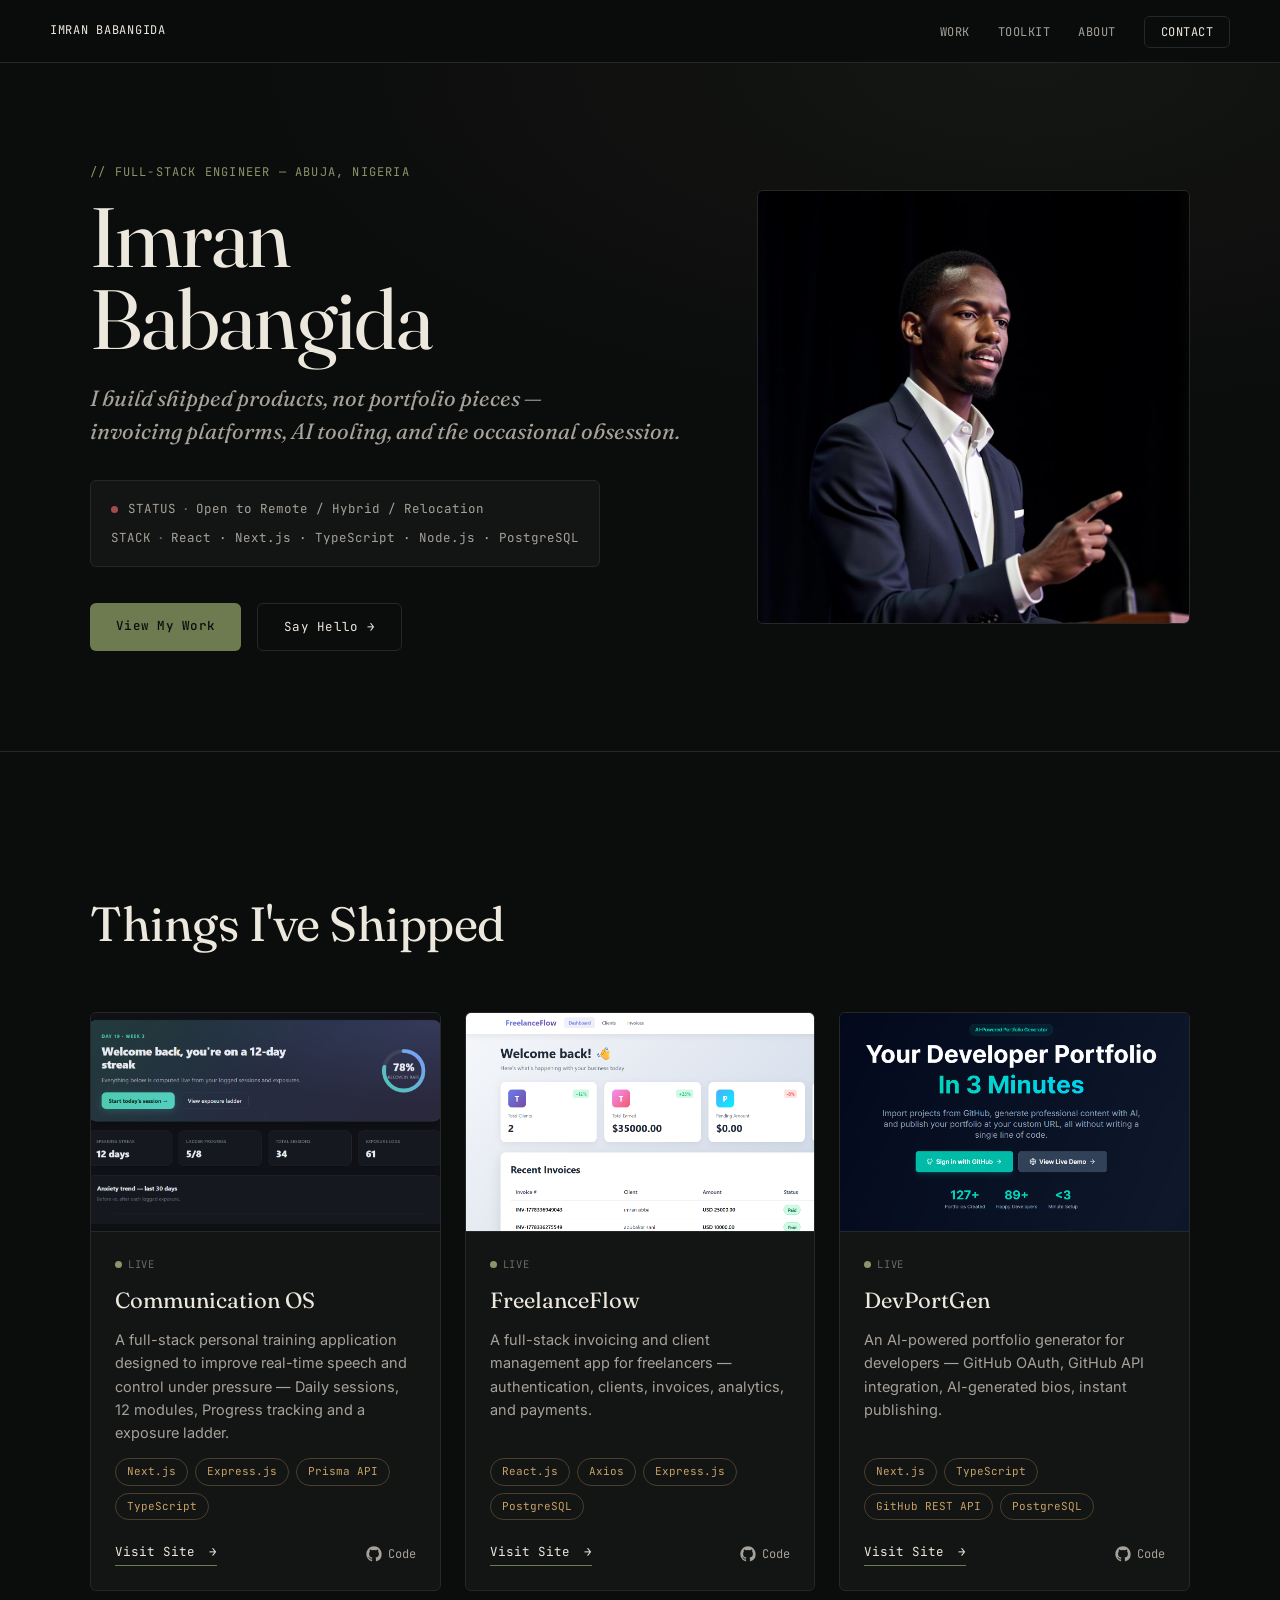
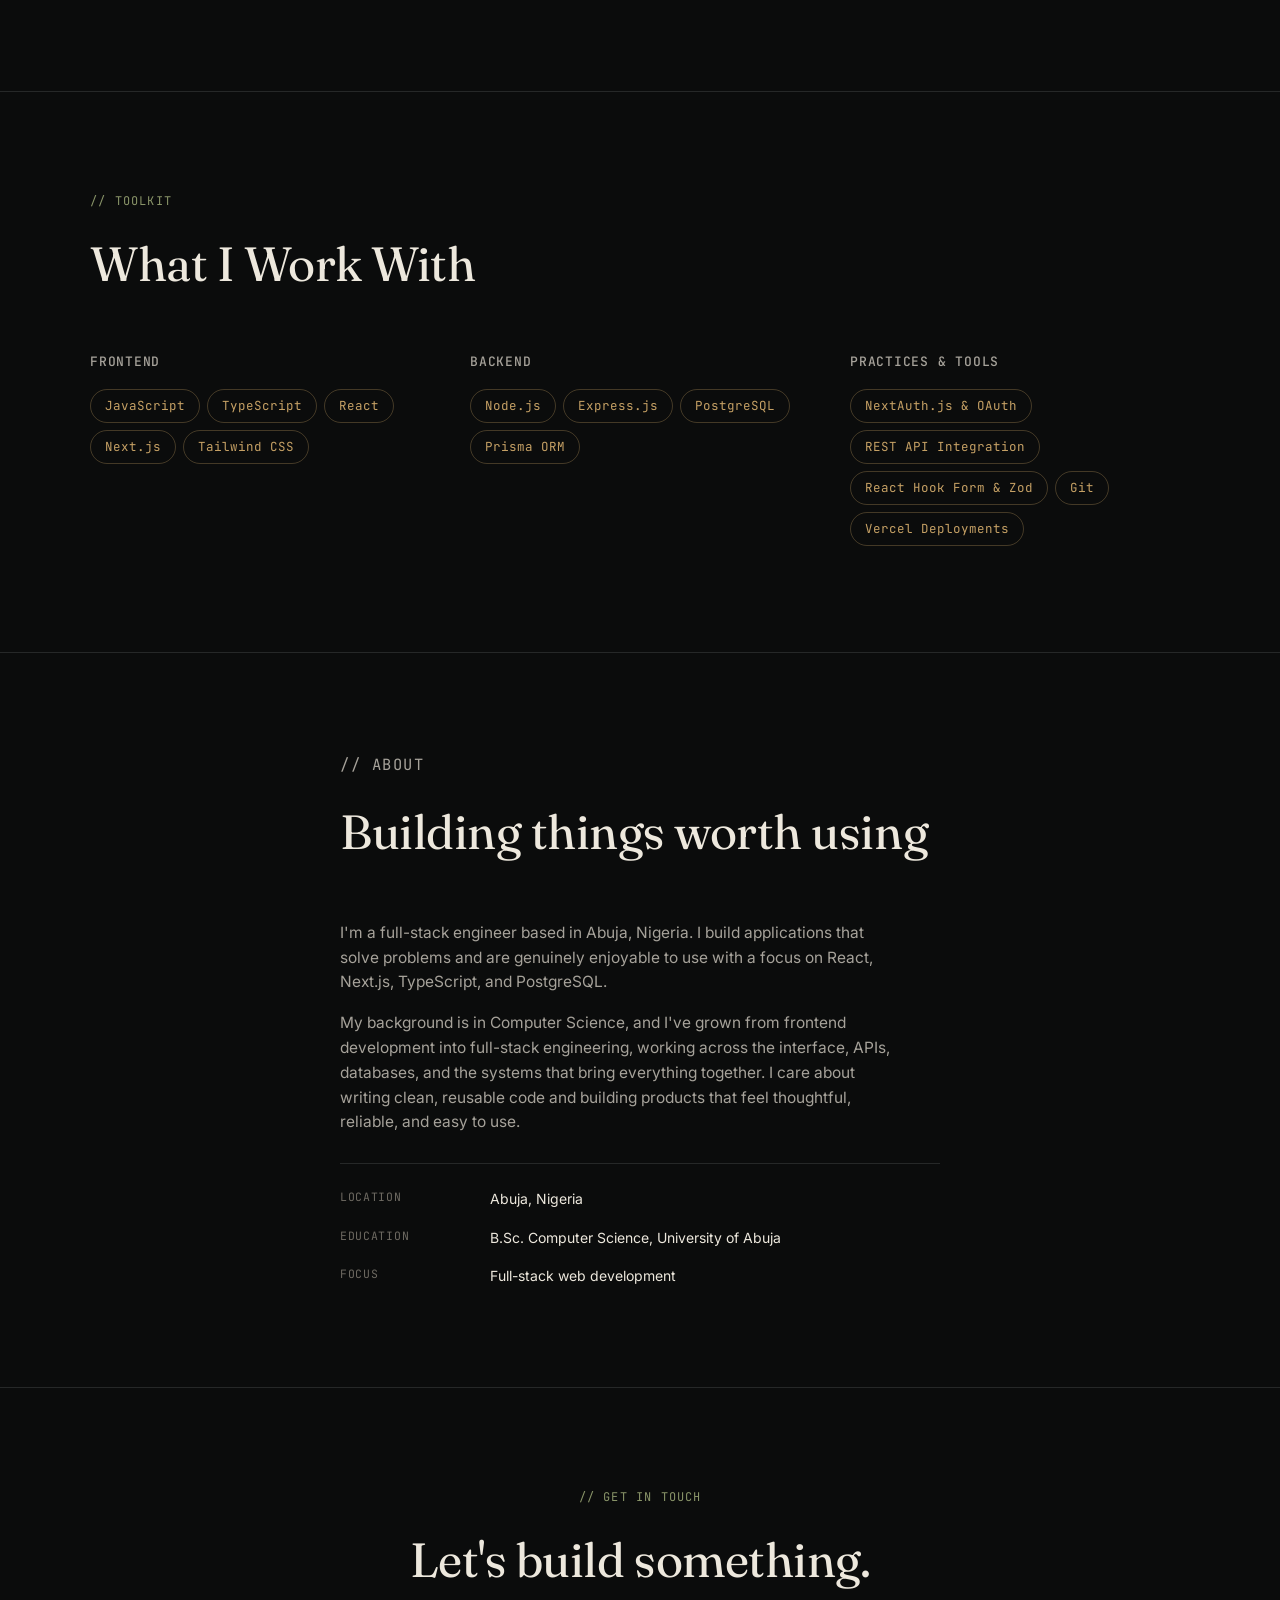
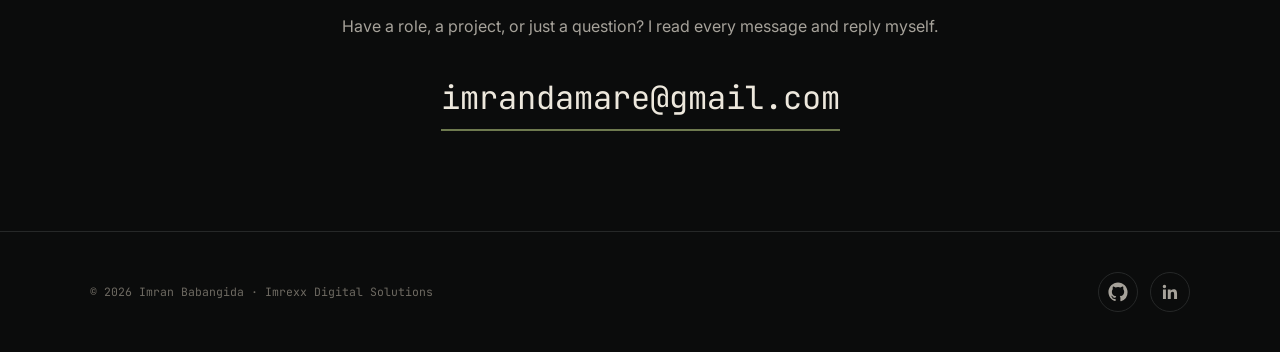
<file: index.html>
<!DOCTYPE html>
<html lang="en">
  <head>
    <meta charset="UTF-8" />
    <meta name="viewport" content="width=device-width, initial-scale=1.0" />
    <link rel="icon" type="image/png" href="./images/favicon.png" />
    <link rel="shortcut icon" type="image/png" href="./images/favicon.png" />
    <title>Imran Babangida | Full-Stack Engineer based in Abuja, Nigeria</title>

    <meta name="description" content="Imran Babangida — Full-Stack Engineer based in Abuja, Nigeria, building with React, Next.js, TypeScript, Node.js, and PostgreSQL. Creator of FreelanceFlow and DevPortGen.">
    <meta name="keywords" content="Imran Babangida, Full-Stack Engineer, React Developer, Next.js Developer, TypeScript, Node.js, PostgreSQL, Abuja Nigeria, Imrexx Digital Solutions" />

    <meta property="og:type" content="website">
    <meta property="og:url" content="https://portfolio-omega-beryl-63.vercel.app/">
    <meta property="og:title" content="Imran Babangida | Full-Stack Engineer">
    <meta property="og:description" content="Full-Stack Engineer based in Abuja, Nigeria — building with React, Next.js, TypeScript, Node.js, and PostgreSQL.">
    <meta property="og:image" content="https://portfolio-omega-beryl-63.vercel.app/images/profile.jpg">
    <meta name="twitter:card" content="summary_large_image">

    <link rel="preconnect" href="https://fonts.googleapis.com">
    <link rel="preconnect" href="https://fonts.gstatic.com" crossorigin>
    <link href="https://fonts.googleapis.com/css2?family=Fraunces:ital,opsz,wght@0,9..144,300;0,9..144,400;0,9..144,500;0,9..144,600;1,9..144,400;1,9..144,500&family=Inter:wght@400;500;600&family=JetBrains+Mono:wght@400;500&display=swap" rel="stylesheet">

    <link rel="stylesheet" href="index.css" />
  </head>
<body>

  <header class="nav-wrap">
    <div class="row nav">
      <a href="#top" class="nav__mark">IMRAN BABANGIDA</a>
      <nav>
        <ul class="nav__items">
          <li><a href="#work" class="nav__link">Work</a></li>
          <li><a href="#clients" class="nav__link">Toolkit</a></li>
          <li><a href="#about" class="nav__link">About</a></li>
          <li><a href="#contact" class="nav__link nav__link--cta">Contact</a></li>
        </ul>
      </nav>
    </div>
  </header>

  <main role="main">

    <!-- ***** Hero ***** -->
    <section class="hero">
      <div class="row hero__grid">
        <div class="hero__text" data-reveal>
          <p class="eyebrow">// Full-Stack Engineer — Abuja, Nigeria</p>
          <h1 class="heading-primary">Imran<br>Babangida</h1>
          <p class="hero__lede">I build shipped products, not portfolio pieces —<br>invoicing platforms, AI tooling, and the occasional obsession.</p>

          <div class="statusline" aria-label="Current status">
            <span class="statusline__row"><span class="dot" aria-hidden="true"></span>STATUS <span class="statusline__sep">·</span> Open to Remote / Hybrid / Relocation</span>
            <span class="statusline__row">STACK <span class="statusline__sep">·</span> React · Next.js · TypeScript · Node.js · PostgreSQL</span>
          </div>

          <div class="hero__actions">
            <a href="#work" class="btn btn--primary">View My Work</a>
            <a href="mailto:imrandamare@gmail.com" class="btn btn--ghost">Say Hello →</a>
          </div>
        </div>

        <div class="hero__portrait" data-reveal>
          <img src="./images/profile.jpg" alt="Imran Babangida" loading="eager" />
        </div>
      </div>
    </section>

    <!-- ***** Work ***** -->
    <section class="work" id="work">
      <div class="row">
        <p class="eyebrow" data-reveal>// Selected Work</p>
        <h2 data-reveal>Things I've Shipped</h2>

        <div class="work__grid">

          <article class="project" data-reveal>
            <div class="project__image-box">
              <img src="./images/commos.png" class="project__image" alt="Commos project screenshot" loading="lazy" />
            </div>
            <div class="project__body">
              <div class="project__meta"><span class="dot dot--live" aria-hidden="true"></span>LIVE</div>
              <h3>Communication OS</h3>
              <p>A full-stack personal training application designed to improve real-time speech and control under pressure — Daily sessions, 12 modules, Progress tracking and a exposure ladder.</p>
              <ul class="tags">
                <li>Next.js</li>
                <li>Express.js</li>
                <li>Prisma API</li>
                <li>TypeScript</li>
              </ul>
              <div class="project__links">
                <a href="https://communication-os.vercel.app" rel="noopener" target="_blank" class="link__text">Visit Site <span>&rarr;</span></a>
                <a href="https://github.com/Imrexxx-OG/communication_os" rel="noopener" title="View Source Code" target="_blank" class="project__code">
                  <svg viewBox="0 0 24 24" width="16" height="16" fill="currentColor" aria-hidden="true">
                    <path d="M12 .5C5.73.5.5 5.73.5 12c0 5.09 3.29 9.4 7.86 10.93.57.1.78-.25.78-.55 0-.27-.01-1.16-.02-2.11-3.2.7-3.88-1.36-3.88-1.36-.52-1.33-1.28-1.69-1.28-1.69-1.04-.71.08-.7.08-.7 1.16.08 1.76 1.19 1.76 1.19 1.03 1.76 2.7 1.25 3.36.96.1-.75.4-1.25.73-1.54-2.55-.29-5.24-1.28-5.24-5.68 0-1.25.44-2.28 1.18-3.08-.12-.29-.51-1.46.11-3.05 0 0 .97-.31 3.18 1.18a11 11 0 0 1 5.79 0c2.2-1.49 3.17-1.18 3.17-1.18.63 1.59.23 2.76.12 3.05.74.8 1.18 1.83 1.18 3.08 0 4.41-2.7 5.38-5.27 5.67.42.36.78 1.07.78 2.16 0 1.56-.01 2.82-.01 3.2 0 .3.2.66.79.55A11.5 11.5 0 0 0 23.5 12c0-6.27-5.23-11.5-11.5-11.5z"/>
                  </svg>
                  Code
                </a>
              </div>
            </div>
          </article>

          <article class="project" data-reveal>
            <div class="project__image-box">
              <img src="./images/freelanceflow.png" class="project__image" alt="FreelanceFlow project screenshot" loading="lazy" />
            </div>
            <div class="project__body">
              <div class="project__meta"><span class="dot dot--live" aria-hidden="true"></span>LIVE</div>
              <h3>FreelanceFlow</h3>
              <p>A full-stack invoicing and client management app for freelancers — authentication, clients, invoices, analytics, and payments.</p>
              <ul class="tags">
                <li>React.js</li>
                <li>Axios</li>
                <li>Express.js</li>
                <li>PostgreSQL</li>
              </ul>
              <div class="project__links">
                <a href="https://freelanceflow-frontend.vercel.app/dashboard" class="link__text" rel="noopener" target="_blank">Visit Site <span>&rarr;</span></a>
                <a href="https://github.com/Imrexxx-OG/freelanceflow" rel="noopener" title="View Source Code" target="_blank" class="project__code">
                  <svg viewBox="0 0 24 24" width="16" height="16" fill="currentColor" aria-hidden="true">
                    <path d="M12 .5C5.73.5.5 5.73.5 12c0 5.09 3.29 9.4 7.86 10.93.57.1.78-.25.78-.55 0-.27-.01-1.16-.02-2.11-3.2.7-3.88-1.36-3.88-1.36-.52-1.33-1.28-1.69-1.28-1.69-1.04-.71.08-.7.08-.7 1.16.08 1.76 1.19 1.76 1.19 1.03 1.76 2.7 1.25 3.36.96.1-.75.4-1.25.73-1.54-2.55-.29-5.24-1.28-5.24-5.68 0-1.25.44-2.28 1.18-3.08-.12-.29-.51-1.46.11-3.05 0 0 .97-.31 3.18 1.18a11 11 0 0 1 5.79 0c2.2-1.49 3.17-1.18 3.17-1.18.63 1.59.23 2.76.12 3.05.74.8 1.18 1.83 1.18 3.08 0 4.41-2.7 5.38-5.27 5.67.42.36.78 1.07.78 2.16 0 1.56-.01 2.82-.01 3.2 0 .3.2.66.79.55A11.5 11.5 0 0 0 23.5 12c0-6.27-5.23-11.5-11.5-11.5z"/>
                  </svg>
                  Code
                </a>
              </div>
            </div>
          </article>

          <article class="project" data-reveal>
            <div class="project__image-box">
              <img src="./images/devportgen.png" class="project__image" alt="DevPortGen project screenshot" loading="lazy" />
            </div>
            <div class="project__body">
              <div class="project__meta"><span class="dot dot--live" aria-hidden="true"></span>LIVE</div>
              <h3>DevPortGen</h3>
              <p>An AI-powered portfolio generator for developers — GitHub OAuth, GitHub API integration, AI-generated bios, instant publishing.</p>
              <ul class="tags">
                <li>Next.js</li>
                <li>TypeScript</li>
                <li>GitHub REST API</li>
                <li>PostgreSQL</li>
              </ul>
              <div class="project__links">
                <a href="https://dev-port-gen.vercel.app/" rel="noopener" target="_blank" class="link__text">Visit Site <span>&rarr;</span></a>
                <a href="https://github.com/Imrexxx-OG/DevPortGen" rel="noopener" title="View Source Code" target="_blank" class="project__code">
                  <svg viewBox="0 0 24 24" width="16" height="16" fill="currentColor" aria-hidden="true">
                    <path d="M12 .5C5.73.5.5 5.73.5 12c0 5.09 3.29 9.4 7.86 10.93.57.1.78-.25.78-.55 0-.27-.01-1.16-.02-2.11-3.2.7-3.88-1.36-3.88-1.36-.52-1.33-1.28-1.69-1.28-1.69-1.04-.71.08-.7.08-.7 1.16.08 1.76 1.19 1.76 1.19 1.03 1.76 2.7 1.25 3.36.96.1-.75.4-1.25.73-1.54-2.55-.29-5.24-1.28-5.24-5.68 0-1.25.44-2.28 1.18-3.08-.12-.29-.51-1.46.11-3.05 0 0 .97-.31 3.18 1.18a11 11 0 0 1 5.79 0c2.2-1.49 3.17-1.18 3.17-1.18.63 1.59.23 2.76.12 3.05.74.8 1.18 1.83 1.18 3.08 0 4.41-2.7 5.38-5.27 5.67.42.36.78 1.07.78 2.16 0 1.56-.01 2.82-.01 3.2 0 .3.2.66.79.55A11.5 11.5 0 0 0 23.5 12c0-6.27-5.23-11.5-11.5-11.5z"/>
                  </svg>
                  Code
                </a>
              </div>
            </div>
          </article>

        </div>
      </div>
    </section>

    <!-- ***** Toolkit / Skills ***** -->
    <section class="toolkit" id="clients">
      <div class="row">
        <p class="eyebrow" data-reveal>// Toolkit</p>
        <h2 data-reveal>What I Work With</h2>

        <div class="toolkit__grid">
          <div class="toolkit__group" data-reveal>
            <h3 class="toolkit__label">Frontend</h3>
            <ul class="tags tags--lg">
              <li>JavaScript</li>
              <li>TypeScript</li>
              <li>React</li>
              <li>Next.js</li>
              <li>Tailwind CSS</li>
            </ul>
          </div>

          <div class="toolkit__group" data-reveal>
            <h3 class="toolkit__label">Backend</h3>
            <ul class="tags tags--lg">
              <li>Node.js</li>
              <li>Express.js</li>
              <li>PostgreSQL</li>
              <li>Prisma ORM</li>
            </ul>
          </div>

          <div class="toolkit__group" data-reveal>
            <h3 class="toolkit__label">Practices &amp; Tools</h3>
            <ul class="tags tags--lg">
              <li>NextAuth.js &amp; OAuth</li>
              <li>REST API Integration</li>
              <li>React Hook Form &amp; Zod</li>
              <li>Git</li>
              <li>Vercel Deployments</li>
            </ul>
          </div>
        </div>
      </div>
    </section>

    <!-- ***** About ***** -->
    <section class="about" id="about">
      <div class="row about__content">
        <div class="about__text" data-reveal>
          <p class="eyebrow">// About</p>
          <h2>Building things worth using</h2>
          <p> I'm a full-stack engineer based in Abuja, Nigeria. I build applications that solve problems and are genuinely enjoyable to use with a focus on React, Next.js, TypeScript, and PostgreSQL.</p>
          <p>My background is in Computer Science, and I've grown from frontend development into full-stack engineering, working across the interface, APIs, databases, and the systems that bring everything together. I care about writing clean, reusable code and building products that feel thoughtful, reliable, and easy to use.</p>

          <dl class="quickfacts">
            <div class="quickfacts__item">
              <dt>Location</dt>
              <dd>Abuja, Nigeria</dd>
            </div>
            <div class="quickfacts__item">
              <dt>Education</dt>
              <dd>B.Sc. Computer Science, University of Abuja</dd>
            </div>
            <div class="quickfacts__item">
              <dt>Focus</dt>
              <dd>Full-stack web development</dd>
            </div>
          </dl>
        </div>
      </div>
    </section>
  </main>

  <!-- ***** Contact ***** -->
  <section class="contact" id="contact">
    <div class="row" data-reveal>
      <p class="eyebrow">// Get In Touch</p>
      <h2>Let's build something.</h2>
      <p class="contact__lede">Have a role, a project, or just a question? I read every message and reply myself.</p>
      <a href="mailto:imrandamare@gmail.com" class="contact__email">imrandamare@gmail.com</a>
    </div>
  </section>

  <!-- ***** Footer ***** -->
  <footer role="contentinfo" class="footer">
    <div class="row footer__row">
      <p class="footer__copy">© 2026 Imran Babangida · Imrexx Digital Solutions</p>
      <ul class="footer__social-links">
        <li class="footer__social-link-item">
          <a href="https://github.com/Imrexxx-OG" title="Link to Github Profile" target="_blank" rel="noopener" class="social-btn" aria-label="GitHub">
            <svg viewBox="0 0 24 24" width="20" height="20" fill="currentColor" aria-hidden="true">
              <path d="M12 .5C5.73.5.5 5.73.5 12c0 5.09 3.29 9.4 7.86 10.93.57.1.78-.25.78-.55 0-.27-.01-1.16-.02-2.11-3.2.7-3.88-1.36-3.88-1.36-.52-1.33-1.28-1.69-1.28-1.69-1.04-.71.08-.7.08-.7 1.16.08 1.76 1.19 1.76 1.19 1.03 1.76 2.7 1.25 3.36.96.1-.75.4-1.25.73-1.54-2.55-.29-5.24-1.28-5.24-5.68 0-1.25.44-2.28 1.18-3.08-.12-.29-.51-1.46.11-3.05 0 0 .97-.31 3.18 1.18a11 11 0 0 1 5.79 0c2.2-1.49 3.17-1.18 3.17-1.18.63 1.59.23 2.76.12 3.05.74.8 1.18 1.83 1.18 3.08 0 4.41-2.7 5.38-5.27 5.67.42.36.78 1.07.78 2.16 0 1.56-.01 2.82-.01 3.2 0 .3.2.66.79.55A11.5 11.5 0 0 0 23.5 12c0-6.27-5.23-11.5-11.5-11.5z"/>
            </svg>
          </a>
        </li>
        <li class="footer__social-link-item">
          <a href="https://www.linkedin.com/in/imran-babangida" title="Link to LinkedIn Profile" target="_blank" rel="noopener" class="social-btn" aria-label="LinkedIn">
            <svg viewBox="0 0 24 24" width="20" height="20" fill="currentColor" aria-hidden="true">
              <path d="M20.45 20.45h-3.55v-5.57c0-1.33-.02-3.04-1.85-3.04-1.86 0-2.15 1.45-2.15 2.94v5.67H9.35V9h3.41v1.56h.05c.48-.9 1.64-1.85 3.37-1.85 3.6 0 4.27 2.37 4.27 5.45v6.29zM5.34 7.43a2.06 2.06 0 1 1 0-4.12 2.06 2.06 0 0 1 0 4.12zM7.12 20.45H3.56V9h3.56v11.45z"/>
            </svg>
          </a>
        </li>
      </ul>
    </div>
  </footer>

  <a href="#top" class="back-to-top" title="Back to Top" aria-label="Back to top">
    <svg viewBox="0 0 24 24" width="18" height="18" fill="none" stroke="currentColor" stroke-width="2" stroke-linecap="round" stroke-linejoin="round" aria-hidden="true">
      <line x1="12" y1="19" x2="12" y2="5"></line>
      <polyline points="5 12 12 5 19 12"></polyline>
    </svg>
  </a>
  <script src="./index.js"></script>
</body>
</html>
</file>
<file: index.css>
/* --------------------------------------- */
/* ----- Tokens ----- */
/* --------------------------------------- */

:root {
  --ink: #0B0C0C;
  --panel: #131414;
  --panel-hover: #191B1B;
  --line: #262828;
  --bone: #EDE8DD;
  --bone-dim: #A6A29A;
  --bone-faint: #6E6A62;
  --olive: #8A9569;
  --olive-dim: #6E7A4F;
  --brass: #C6A165;
  --burgundy: #A34A4F;

  --display: 'Fraunces', Georgia, serif;
  --body: 'Inter', -apple-system, BlinkMacSystemFont, sans-serif;
  --mono: 'JetBrains Mono', 'SF Mono', Consolas, monospace;

  --max: 1180px;
  --gutter-huge: 10rem;
  --gutter-med: 5rem;
  --gutter: 2.5rem;
  --gutter-sm: 1.5rem;
  --radius: 6px;
}

* { box-sizing: border-box; margin: 0; padding: 0; }

html { scroll-behavior: smooth; }

@media (prefers-reduced-motion: reduce) {
  html { scroll-behavior: auto; }
  * { animation-duration: 0.01ms !important; animation-iteration-count: 1 !important; transition-duration: 0.01ms !important; }
}

body {
  background: var(--ink);
  color: var(--bone);
  font-family: var(--body);
  font-size: 1.6rem;
  line-height: 1.6;
  -webkit-font-smoothing: antialiased;
  overflow-x: hidden;
}

html { font-size: 62.5%; }
@media (max-width: 1000px) { html { font-size: 56%; } }

.row { max-width: var(--max); margin: 0 auto; padding: 0 4rem; }
@media (max-width: 700px) { .row { padding: 0 2.4rem; } }

img { max-width: 100%; display: block; }

a { color: inherit; text-decoration: none; }

section { padding: var(--gutter-huge) 0; }

.eyebrow {
  font-family: var(--mono);
  font-size: 1.2rem;
  letter-spacing: 0.1em;
  text-transform: uppercase;
  color: var(--olive);
  margin-bottom: 1.4rem;
}

h1, h2, h3 { font-family: var(--display); font-weight: 400; color: var(--bone); }

h2 {
  font-size: clamp(3.2rem, 4.5vw, 4.8rem);
  letter-spacing: -0.01em;
  margin-bottom: var(--gutter-med);
  max-width: 16ch;
}

/* focus visibility */
a:focus-visible, button:focus-visible {
  outline: 2px solid var(--olive);
  outline-offset: 3px;
}

/* --------------------------------------- */
/* ----- Scroll reveal ----- */
/* --------------------------------------- */

[data-reveal] {
  opacity: 0;
  transform: translateY(16px);
  transition: opacity 0.6s ease, transform 0.6s ease;
}
[data-reveal].is-visible {
  opacity: 1;
  transform: translateY(0);
}
@media (prefers-reduced-motion: reduce) {
  [data-reveal] { opacity: 1; transform: none; transition: none; }
}

/* --------------------------------------- */
/* ----- Nav ----- */
/* --------------------------------------- */

.nav-wrap {
  position: sticky;
  top: 0;
  z-index: 20;
  background: rgba(11, 12, 12, 0.88);
  backdrop-filter: blur(10px);
  border-bottom: 1px solid var(--line);
}

.nav {
  display: flex;
  align-items: center;
  justify-content: space-between;
  padding: 1.8rem 0;
}

.nav__mark {
  font-family: var(--mono);
  font-size: 1.2rem;
  letter-spacing: 0.06em;
  color: var(--bone);
}

.nav__items {
  display: flex;
  list-style: none;
  gap: 2.8rem;
  align-items: center;
}

.nav__link {
  font-family: var(--mono);
  font-size: 1.2rem;
  letter-spacing: 0.04em;
  text-transform: uppercase;
  color: var(--bone-dim);
  transition: color 0.2s;
}
.nav__link:hover { color: var(--olive); }

.nav__link--cta {
  color: var(--bone);
  border: 1px solid var(--line);
  padding: 0.7rem 1.6rem;
  border-radius: var(--radius);
}
.nav__link--cta:hover {
  border-color: var(--olive);
  color: var(--olive);
}

@media (max-width: 700px) {
  .nav__items { gap: 1.6rem; }
  .nav__link { font-size: 1.05rem; }
  .nav__link--cta { padding: 0.5rem 1rem; }
}

/* --------------------------------------- */
/* ----- Hero ----- */
/* --------------------------------------- */

.hero {
  padding: var(--gutter-huge) 0;
  border-bottom: 1px solid var(--line);
  background:
    radial-gradient(ellipse 60% 50% at 80% 0%, rgba(138,149,105,0.08), transparent),
    var(--ink);
}

.hero__grid {
  display: grid;
  grid-template-columns: 1.4fr 1fr;
  gap: 6rem;
  align-items: center;
}

@media (max-width: 900px) {
  .hero__grid { grid-template-columns: 1fr; gap: 3rem; }
  .hero__portrait { order: -1; max-width: 22rem; }
}

.heading-primary {
  font-size: clamp(4.8rem, 8vw, 8.4rem);
  line-height: 0.98;
  letter-spacing: -0.02em;
  margin-bottom: 2.2rem;
}

.hero__lede {
  font-family: var(--display);
  font-style: italic;
  font-size: clamp(1.8rem, 2.2vw, 2.2rem);
  color: var(--bone-dim);
  line-height: 1.5;
  max-width: 46ch;
  margin-bottom: 3.2rem;
}

.statusline {
  font-family: var(--mono);
  font-size: 1.25rem;
  color: var(--bone-dim);
  display: flex;
  flex-direction: column;
  gap: 0.9rem;
  margin-bottom: 3.6rem;
  padding: 1.8rem 2rem;
  border: 1px solid var(--line);
  border-radius: var(--radius);
  background: var(--panel);
  width: fit-content;
}

.statusline__row { display: flex; align-items: center; gap: 0.4rem; }
.statusline__sep { color: var(--bone-faint); margin: 0 0.2rem; }

.dot {
  display: inline-block;
  width: 7px;
  height: 7px;
  border-radius: 50%;
  background: var(--burgundy);
  margin-right: 0.6rem;
  flex-shrink: 0;
}
.dot--live { background: var(--olive); }

.hero__actions { display: flex; gap: 1.6rem; flex-wrap: wrap; }

.hero__portrait img {
  border-radius: var(--radius);
  border: 1px solid var(--line);
  filter: grayscale(15%);
}

/* --------------------------------------- */
/* ----- Buttons & links ----- */
/* --------------------------------------- */

.btn {
  display: inline-block;
  font-family: var(--mono);
  font-size: 1.25rem;
  letter-spacing: 0.02em;
  padding: 1.3rem 2.6rem;
  border-radius: var(--radius);
  transition: all 0.2s ease;
}

.btn--primary {
  background: var(--olive-dim);
  color: var(--ink);
  font-weight: 500;
}
.btn--primary:hover { background: var(--olive); transform: translateY(-2px); }

.btn--ghost {
  border: 1px solid var(--line);
  color: var(--bone);
}
.btn--ghost:hover { border-color: var(--olive); color: var(--olive); }

.link__text {
  font-family: var(--mono);
  font-size: 1.25rem;
  border-bottom: 1px solid var(--olive-dim);
  padding-bottom: 0.3rem;
  transition: color 0.2s, border-color 0.2s;
}
.link__text:hover { color: var(--olive); border-color: var(--olive); }
.link__text span { padding-left: 0.6rem; }

/* --------------------------------------- */
/* ----- Work ----- */
/* --------------------------------------- */

.work { border-bottom: 1px solid var(--line); }

.work__grid {
  display: grid;
  grid-template-columns: repeat(3, 1fr);
  gap: 2.4rem;
}

@media (max-width: 900px) {
  .work__grid { grid-template-columns: 1fr; }
}

.project {
  background: var(--panel);
  border: 1px solid var(--line);
  border-radius: var(--radius);
  overflow: hidden;
  display: flex;
  flex-direction: column;
  transition: transform 0.25s ease, border-color 0.25s ease;
}
.project:hover { transform: translateY(-4px); border-color: var(--olive-dim); }

.project__image-box { border-bottom: 1px solid var(--line); }
.project__image { aspect-ratio: 16/10; object-fit: cover; width: 100%; }

.project__body { padding: 2.4rem; display: flex; flex-direction: column; gap: 1rem; flex: 1; }

.project__meta {
  display: flex;
  align-items: center;
  font-family: var(--mono);
  font-size: 1.05rem;
  letter-spacing: 0.06em;
  color: var(--bone-faint);
}

.project__body h3 { font-size: 2.2rem; }
.project__body p { color: var(--bone-dim); font-size: 1.45rem; line-height: 1.6; flex: 1; }

.tags {
  list-style: none;
  display: flex;
  flex-wrap: wrap;
  gap: 0.7rem;
  margin: 0.4rem 0 0.6rem;
}
.tags li {
  font-family: var(--mono);
  font-size: 1.1rem;
  color: var(--brass);
  border: 1px solid rgba(198, 161, 101, 0.3);
  border-radius: 999px;
  padding: 0.4rem 1.1rem;
}
.tags--lg li { font-size: 1.25rem; padding: 0.6rem 1.4rem; }

.project__links {
  display: flex;
  align-items: center;
  justify-content: space-between;
  margin-top: 0.6rem;
}

.project__code {
  display: flex;
  align-items: center;
  gap: 0.6rem;
  font-family: var(--mono);
  font-size: 1.2rem;
  color: var(--bone-dim);
  transition: color 0.2s;
}
.project__code img { height: 1.6rem; opacity: 0.8; }
.project__code:hover { color: var(--olive); }

/* --------------------------------------- */
/* ----- Toolkit ----- */
/* --------------------------------------- */

.toolkit { border-bottom: 1px solid var(--line); }

.toolkit__grid {
  display: grid;
  grid-template-columns: repeat(3, 1fr);
  gap: 4rem;
}
@media (max-width: 900px) {
  .toolkit__grid { grid-template-columns: 1fr; gap: 3rem; }
}

.toolkit__label {
  font-family: var(--mono);
  font-size: 1.3rem;
  text-transform: uppercase;
  letter-spacing: 0.06em;
  color: var(--bone-dim);
  margin-bottom: 1.6rem;
  font-weight: 500;
}

/* --------------------------------------- */
/* ----- About ----- */
/* --------------------------------------- */

.about { border-bottom: 1px solid var(--line); }

.about__content { max-width: 68ch; }

.about__text h2 { max-width: none; }
.about__text p { color: var(--bone-dim); font-size: 1.55rem; margin-bottom: 1.6rem; max-width: 56ch; }

.quickfacts {
  display: grid;
  gap: 1.6rem;
  margin-top: 2.8rem;
  border-top: 1px solid var(--line);
  padding-top: 2.4rem;
}
.quickfacts__item {
  display: grid;
  grid-template-columns: 14rem 1fr;
  gap: 1rem;
}
.quickfacts dt {
  font-family: var(--mono);
  font-size: 1.15rem;
  text-transform: uppercase;
  letter-spacing: 0.06em;
  color: var(--bone-faint);
}
.quickfacts dd { font-size: 1.4rem; color: var(--bone); }

/* --------------------------------------- */
/* ----- Contact ----- */
/* --------------------------------------- */

.contact { text-align: center; border-bottom: 1px solid var(--line); }
.contact h2 { max-width: none; margin-bottom: 1.6rem; }
.contact__lede { color: var(--bone-dim); font-size: 1.6rem; margin-bottom: 3.2rem; }

.contact__email {
  display: inline-block;
  font-family: var(--mono);
  font-size: clamp(2rem, 4vw, 3.2rem);
  color: var(--bone);
  border-bottom: 2px solid var(--olive-dim);
  padding-bottom: 0.6rem;
  transition: color 0.2s, border-color 0.2s;
}
.contact__email:hover { color: var(--olive); border-color: var(--olive); }

/* --------------------------------------- */
/* ----- Footer ----- */
/* --------------------------------------- */

.footer { padding: 4rem 0; }
.footer__row {
  display: flex;
  align-items: center;
  justify-content: space-between;
  flex-wrap: wrap;
  gap: 1.6rem;
}
.footer__copy { font-family: var(--mono); font-size: 1.15rem; color: var(--bone-faint); }
.footer__social-links { display: flex; list-style: none; gap: 1.2rem; }

.social-btn {
  display: flex;
  align-items: center;
  justify-content: center;
  width: 4rem;
  height: 4rem;
  border: 1px solid var(--line);
  border-radius: 50%;
  color: var(--bone-dim);
  transition: all 0.2s ease;
}
.social-btn:hover {
  color: var(--olive);
  border-color: var(--olive);
  transform: translateY(-2px);
}

/* --------------------------------------- */
/* ----- Back to top ----- */
/* --------------------------------------- */

.back-to-top {
  position: fixed;
  bottom: 3rem;
  right: 3rem;
  display: flex;
  justify-content: center;
  align-items: center;
  height: 4.8rem;
  width: 4.8rem;
  background: var(--panel);
  border: 1px solid var(--line);
  border-radius: 50%;
  z-index: 10;
  visibility: hidden;
  opacity: 0;
  transform: scale(0.8);
  transition: all 0.3s ease;
}
.back-to-top { color: var(--bone); }
.back-to-top:hover { border-color: var(--olive); color: var(--olive); }

@media (max-width: 600px) {
  section { padding: var(--gutter-med) 0; }
  .back-to-top { right: 1.6rem; bottom: 1.6rem; }
}
</file>
